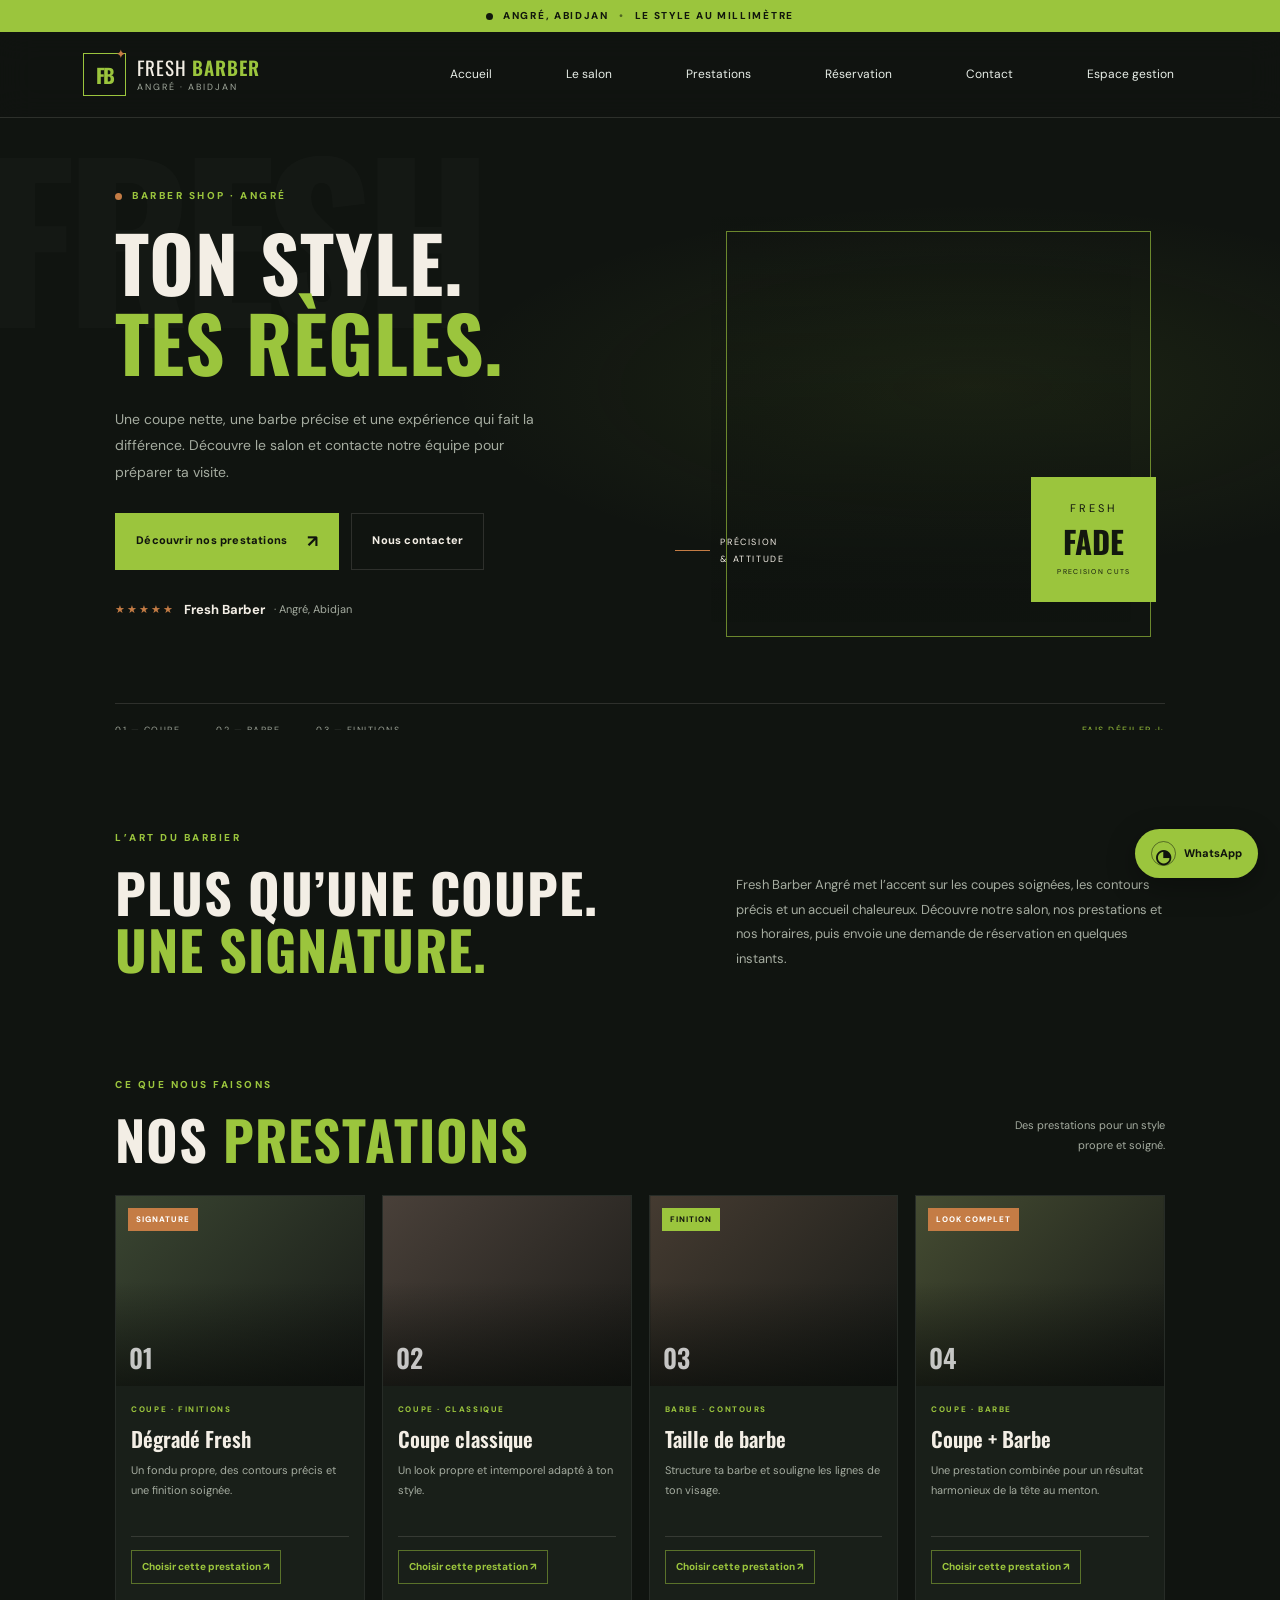
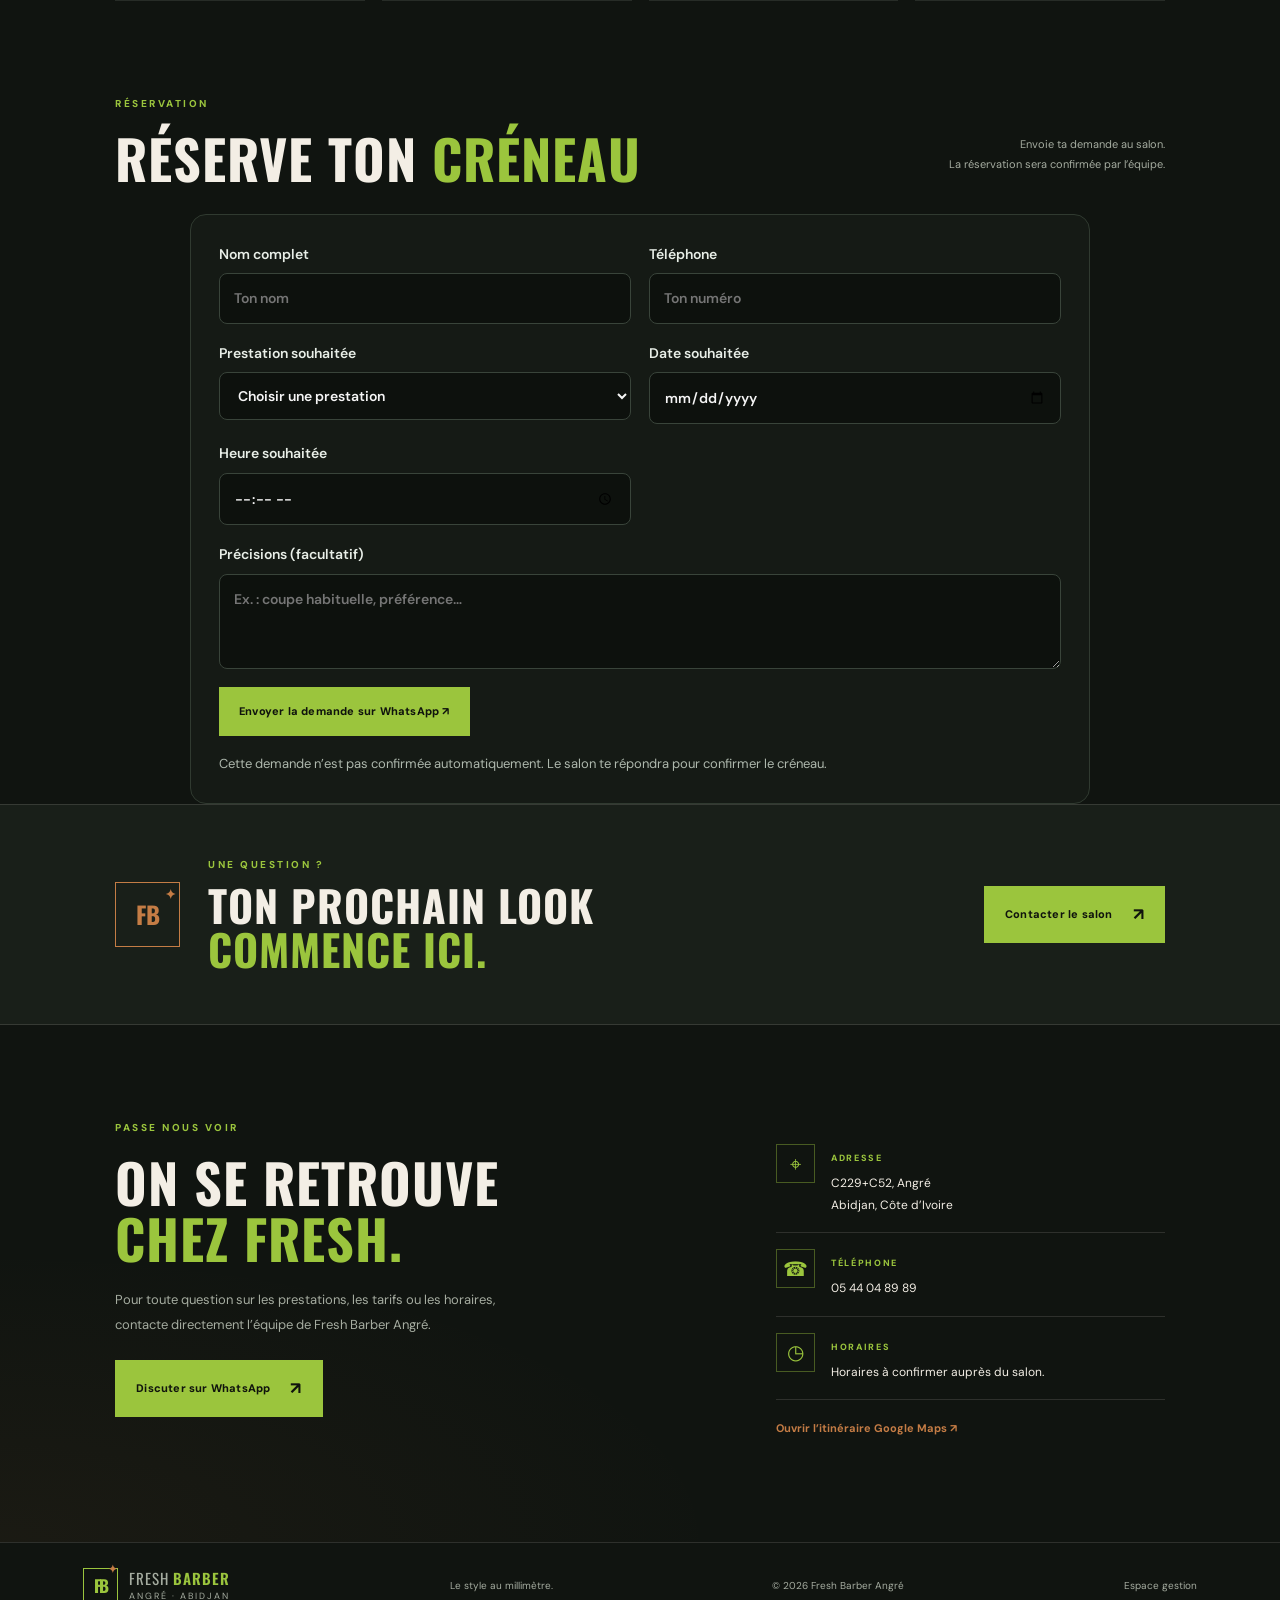
<file: index.html>
<!DOCTYPE html>
<html lang="fr">
    <head>
        <meta charset="UTF-8">
        <meta name="viewport" content="width=device-width, initial-scale=1.0">
        <meta name="theme-color" content="#101410">
        <meta name="description" content="Fresh Barber Angré — découvrez le salon, les prestations de coiffure homme et les informations pratiques à Abidjan.">
        <title>Fresh Barber Angré | Site vitrine</title>
        <link rel="preconnect" href="https://fonts.googleapis.com">
        <link rel="preconnect" href="https://fonts.gstatic.com" crossorigin>
        <link href="https://fonts.googleapis.com/css2?family=DM+Sans:wght@400;500;600;700&family=Oswald:wght@500;600;700&display=swap" rel="stylesheet">
        <link rel="stylesheet" href="style.css">
    </head>

<body>
    <div class="topline">
        <span class="status-dot">

        </span> ANGRÉ, ABIDJAN <span class="topline-sep">•</span> LE STYLE AU MILLIMÈTRE
    </div>

<header class="header">
    <a class="brand" href="#accueil" aria-label="Fresh Barber, accueil">
        <span class="brand-mark">FB<span>✦</span></span><span class="brand-name">FRESH <b>BARBER</b><small>ANGRÉ · ABIDJAN</small></span></a><button class="menu-toggle" id="menuToggle" aria-label="Ouvrir le menu" aria-expanded="false"><span></span><span></span><span></span></button><nav class="nav" id="mainNav"><a href="#accueil">Accueil</a><a href="#apropos">Le salon</a><a href="#prestations">Prestations</a><a href="#reservation">Réservation</a><a href="#contact">Contact</a><a class="nav-action" href="dashboard.html">Espace gestion</a></nav></header>
<main><section class="hero" id="accueil"><div class="hero-content"><p class="eyebrow"><span></span> BARBER SHOP · ANGRÉ</p><h1>TON STYLE.<br><em>TES RÈGLES.</em></h1><p class="hero-text">Une coupe nette, une barbe précise et une expérience qui fait la différence. Découvre le salon et contacte notre équipe pour préparer ta visite.</p><div class="hero-buttons"><a class="btn btn-primary" href="#prestations">Découvrir nos prestations <span>↗</span></a><a class="btn btn-outline" href="#contact">Nous contacter</a></div><div class="hero-proof"><div class="stars">★★★★★</div><strong>Fresh Barber</strong><span>· Angré, Abidjan</span></div></div><div class="hero-visual"><div class="hero-image"></div><div class="image-stamp"><span>FRESH</span><b>FADE</b><small>PRECISION CUTS</small></div><div class="hero-note"><span class="note-line"></span><span>PRÉCISION<br>& ATTITUDE</span></div></div><div class="hero-bottom"><span>01 — COUPE</span><span>02 — BARBE</span><span>03 — FINITIONS</span><span class="scroll-note">FAIS DÉFILER ↓</span></div></section>
<section class="intro section-wrap" id="apropos"><div><p class="eyebrow">L’ART DU BARBIER</p><h2>PLUS QU’UNE COUPE.<br><em>UNE SIGNATURE.</em></h2></div><p class="intro-copy">Fresh Barber Angré met l’accent sur les coupes soignées, les contours précis et un accueil chaleureux. Découvre notre salon, nos prestations et nos horaires, puis envoie une demande de réservation en quelques instants.</p></section>
<section class="services section-wrap" id="prestations"><div class="section-heading"><div><p class="eyebrow">CE QUE NOUS FAISONS</p><h2>NOS <em>PRESTATIONS</em></h2></div><p class="section-hint">Des prestations pour un style<br>propre et soigné.</p></div><div class="product-grid" id="serviceGrid">
<article class="product-card" data-service="fade"><div class="product-photo photo-fade"><span class="product-tag">SIGNATURE</span><span class="photo-number">01</span></div><div class="product-info"><div class="product-type">COUPE · FINITIONS</div><h3 data-name="fade">Dégradé Fresh</h3><p>Un fondu propre, des contours précis et une finition soignée.</p><div class="product-bottom"><a class="add-btn service-contact" href="#reservation">Choisir cette prestation ↗</a></div></div></article>
<article class="product-card" data-service="classic"><div class="product-photo photo-classic"><span class="photo-number">02</span></div><div class="product-info"><div class="product-type">COUPE · CLASSIQUE</div><h3 data-name="classic">Coupe classique</h3><p>Un look propre et intemporel adapté à ton style.</p><div class="product-bottom"><a class="add-btn service-contact" href="#reservation">Choisir cette prestation ↗</a></div></div></article>
<article class="product-card" data-service="beard"><div class="product-photo photo-beard"><span class="product-tag tag-green">FINITION</span><span class="photo-number">03</span></div><div class="product-info"><div class="product-type">BARBE · CONTOURS</div><h3 data-name="beard">Taille de barbe</h3><p>Structure ta barbe et souligne les lignes de ton visage.</p><div class="product-bottom"><a class="add-btn service-contact" href="#reservation">Choisir cette prestation ↗</a></div></div></article>
<article class="product-card" data-service="combo"><div class="product-photo photo-combo"><span class="product-tag">LOOK COMPLET</span><span class="photo-number">04</span></div><div class="product-info"><div class="product-type">COUPE · BARBE</div><h3 data-name="combo">Coupe + Barbe</h3><p>Une prestation combinée pour un résultat harmonieux de la tête au menton.</p><div class="product-bottom"><a class="add-btn service-contact" href="#reservation">Choisir cette prestation ↗</a></div></div></article></div></section>
<section class="reservation section-wrap" id="reservation"><div class="section-heading"><div><p class="eyebrow">RÉSERVATION</p><h2>RÉSERVE TON <em>CRÉNEAU</em></h2></div><p class="section-hint">Envoie ta demande au salon.<br>La réservation sera confirmée par l’équipe.</p></div><form class="reservation-form" id="reservationForm"><label>Nom complet<input name="clientName" autocomplete="name" required placeholder="Ton nom"></label><label>Téléphone<input name="clientPhone" type="tel" autocomplete="tel" required placeholder="Ton numéro"></label><label>Prestation souhaitée<select name="service" required><option value="">Choisir une prestation</option><option>Dégradé Fresh</option><option>Coupe classique</option><option>Taille de barbe</option><option>Coupe + Barbe</option><option>Autre / conseil</option></select></label><label>Date souhaitée<input name="date" type="date" required></label><label>Heure souhaitée<input name="time" type="time" required></label><label class="reservation-message">Précisions (facultatif)<textarea name="message" rows="3" placeholder="Ex. : coupe habituelle, préférence…"></textarea></label><button class="btn btn-primary" type="submit">Envoyer la demande sur WhatsApp ↗</button><p class="reservation-note" id="reservationFeedback" role="status">Cette demande n’est pas confirmée automatiquement. Le salon te répondra pour confirmer le créneau.</p></form></section>
<section class="booking"><div class="booking-mark">FB<span>✦</span></div><div><p class="eyebrow">UNE QUESTION ?</p><h2>TON PROCHAIN LOOK<br><em>COMMENCE ICI.</em></h2></div><a class="btn btn-primary" href="#contact">Contacter le salon <span>↗</span></a></section>
<section class="contact section-wrap" id="contact"><div class="contact-main"><p class="eyebrow">PASSE NOUS VOIR</p><h2>ON SE RETROUVE<br><em>CHEZ FRESH.</em></h2><p class="contact-copy">Pour toute question sur les prestations, les tarifs ou les horaires, contacte directement l’équipe de Fresh Barber Angré.</p><a class="btn btn-primary" id="whatsappMain" href="https://wa.me/225544048989" target="_blank" rel="noopener">Discuter sur WhatsApp <span>↗</span></a></div><div class="contact-details"><div class="detail"><span class="detail-icon">⌖</span><div><small>ADRESSE</small><p data-contact="address">C229+C52, Angré<br>Abidjan, Côte d’Ivoire</p></div></div><div class="detail"><span class="detail-icon">☎</span><div><small>TÉLÉPHONE</small><p data-contact="phoneDisplay">05 44 04 89 89</p></div></div><div class="detail"><span class="detail-icon">◷</span><div><small>HORAIRES</small><p data-contact="hours">Horaires à confirmer auprès du salon.</p></div></div><a class="map-link" href="https://www.google.com/maps/search/?api=1&query=Fresh+Barber+Angr%C3%A9+Abidjan" target="_blank" rel="noopener">Ouvrir l’itinéraire Google Maps ↗</a></div></section></main>
<footer class="footer"><a class="brand footer-brand" href="#accueil"><span class="brand-mark">FB<span>✦</span></span><span class="brand-name">FRESH <b>BARBER</b><small>ANGRÉ · ABIDJAN</small></span></a><p>Le style au millimètre.</p><span>© <span id="year"></span> Fresh Barber Angré</span><a href="dashboard.html" class="dashboard-footer-link">Espace gestion</a></footer><a class="whatsapp-float" id="whatsappFloat" href="https://wa.me/225544048989" target="_blank" rel="noopener" aria-label="Contacter Fresh Barber sur WhatsApp"><span class="wa-icon">◔</span><span>WhatsApp</span></a><script src="site-settings.js"></script><script src="script.js"></script></body></html>
</file>
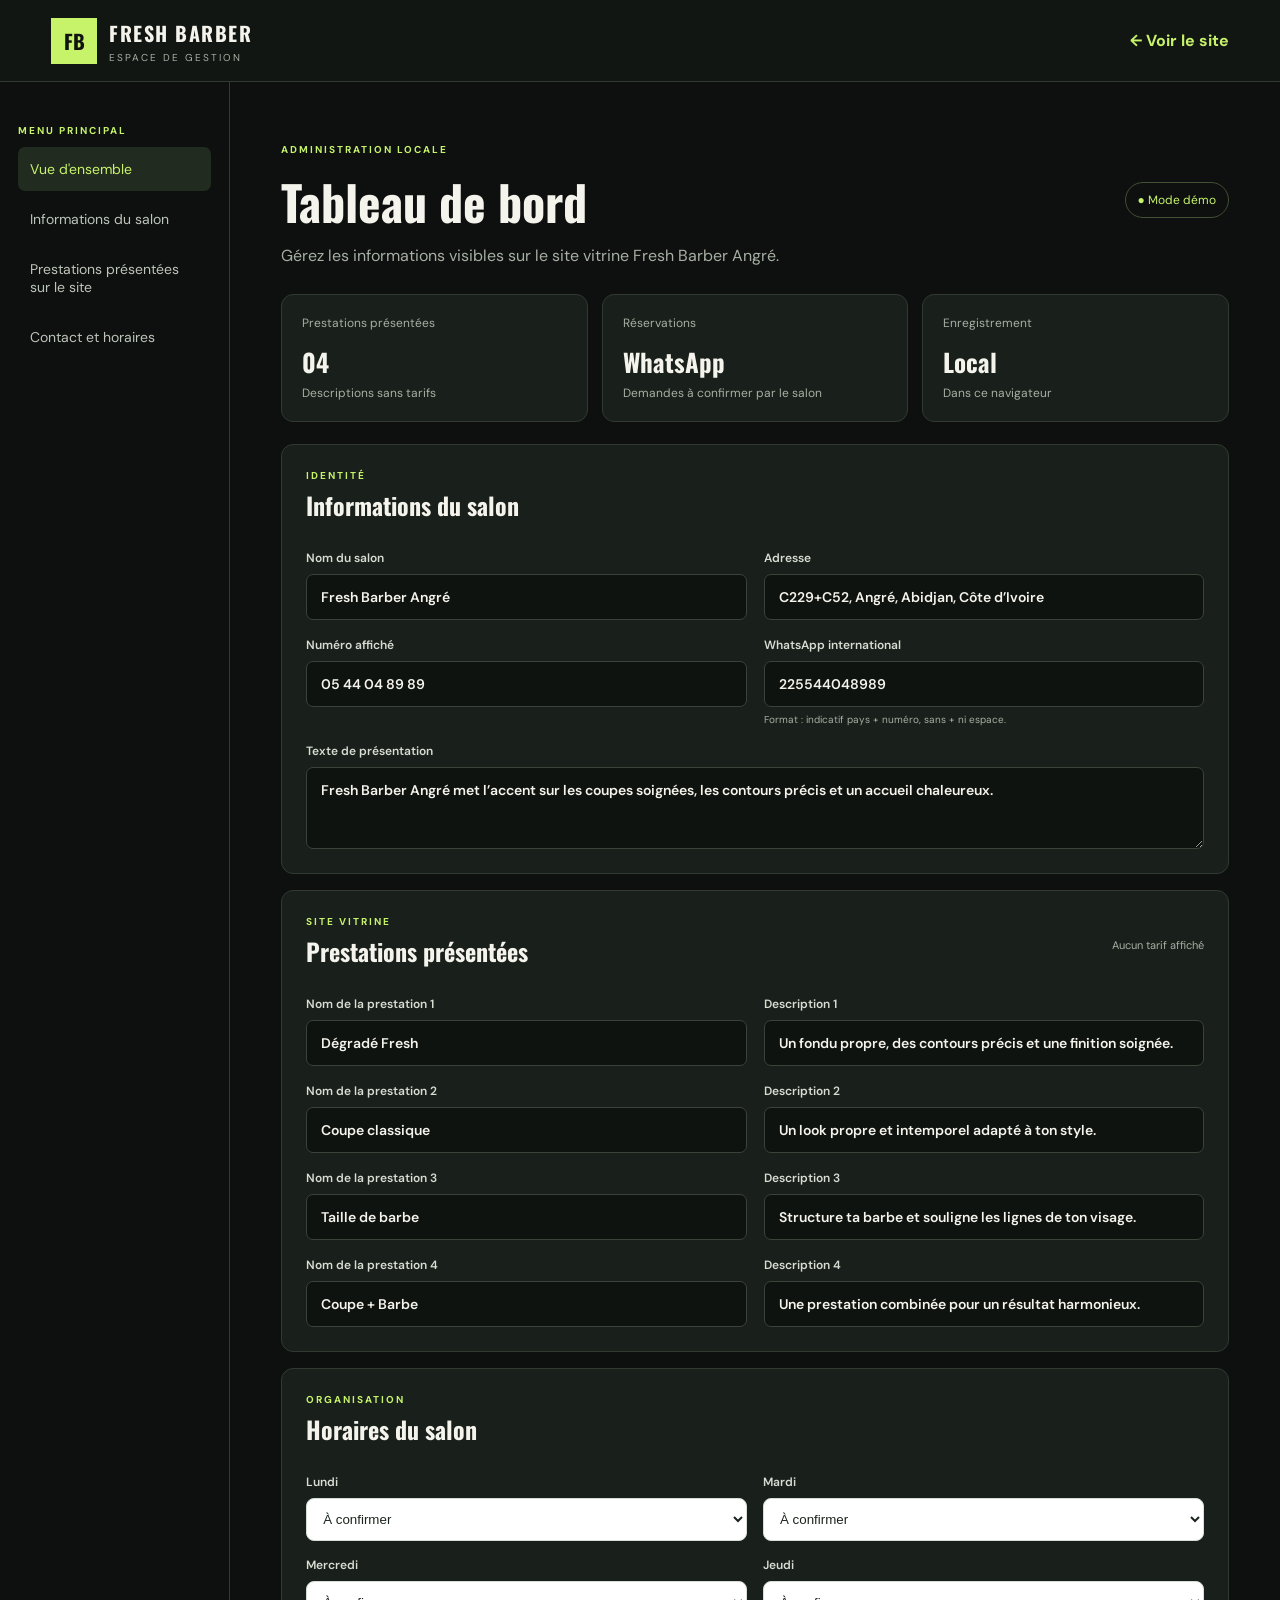
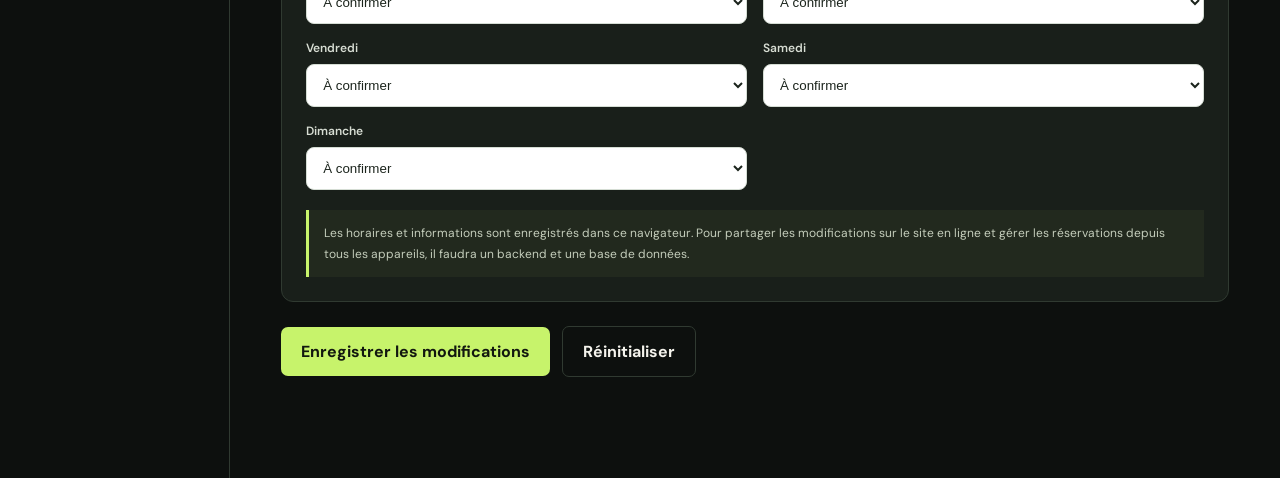
<file: dashboard.html>
<!DOCTYPE html>
<html lang="fr"><head><meta charset="UTF-8"><meta name="viewport" content="width=device-width, initial-scale=1"><meta name="theme-color" content="#101410"><title>Tableau de bord | Fresh Barber Angré</title><link rel="preconnect" href="https://fonts.googleapis.com"><link rel="preconnect" href="https://fonts.gstatic.com" crossorigin><link href="https://fonts.googleapis.com/css2?family=DM+Sans:wght@400;500;600;700&family=Oswald:wght@500;600;700&display=swap" rel="stylesheet"><link rel="stylesheet" href="dashboard.css"></head>
<body><header class="top"><a class="brand" href="index.html"><span class="mark">FB</span><span><b>FRESH BARBER</b><small>ESPACE DE GESTION</small></span></a><a class="back" href="index.html">← Voir le site</a></header>
<main class="layout"><aside class="sidebar"><p class="eyebrow">MENU PRINCIPAL</p><a class="active" href="#overview">Vue d'ensemble</a><a href="#business">Informations du salon</a><a href="#services">Prestations présentées sur le site</a><a href="#contact">Contact et horaires</a></aside>
<section class="content"><div class="heading"><div><p class="eyebrow">ADMINISTRATION LOCALE</p><h1>Tableau de bord</h1><p>Gérez les informations visibles sur le site vitrine Fresh Barber Angré.</p></div><span class="status">● Mode démo</span></div>
<div class="stats" id="overview"><article><span>Prestations présentées</span><strong>04</strong><small>Descriptions sans tarifs</small></article><article><span>Réservations</span><strong>WhatsApp</strong><small>Demandes à confirmer par le salon</small></article><article><span>Enregistrement</span><strong>Local</strong><small>Dans ce navigateur</small></article></div>
<form id="settingsForm"><section class="panel" id="business"><div class="panel-title"><div><p class="eyebrow">IDENTITÉ</p><h2>Informations du salon</h2></div></div><div class="fields"><label>Nom du salon<input name="businessName" value="Fresh Barber Angré" required></label><label>Adresse<input name="address" value="C229+C52, Angré, Abidjan, Côte d’Ivoire" required></label><label>Numéro affiché<input name="phoneDisplay" value="05 44 04 89 89" required></label><label>WhatsApp international<input name="whatsapp" value="225544048989" required><small>Format : indicatif pays + numéro, sans + ni espace.</small></label></div><label class="full">Texte de présentation<textarea name="contactText" rows="3">Fresh Barber Angré met l’accent sur les coupes soignées, les contours précis et un accueil chaleureux.</textarea></label></section>
<section class="panel" id="services"><div class="panel-title"><div><p class="eyebrow">SITE VITRINE</p><h2>Prestations présentées</h2></div><span class="muted">Aucun tarif affiché</span></div><div class="service-fields"><label>Nom de la prestation 1<input name="fadeName" value="Dégradé Fresh" required></label><label>Description 1<input name="fadeDescription" value="Un fondu propre, des contours précis et une finition soignée." required></label><label>Nom de la prestation 2<input name="classicName" value="Coupe classique" required></label><label>Description 2<input name="classicDescription" value="Un look propre et intemporel adapté à ton style." required></label><label>Nom de la prestation 3<input name="beardName" value="Taille de barbe" required></label><label>Description 3<input name="beardDescription" value="Structure ta barbe et souligne les lignes de ton visage." required></label><label>Nom de la prestation 4<input name="comboName" value="Coupe + Barbe" required></label><label>Description 4<input name="comboDescription" value="Une prestation combinée pour un résultat harmonieux." required></label></div></section>
<section class="panel" id="contact"><div class="panel-title"><div><p class="eyebrow">ORGANISATION</p><h2>Horaires du salon</h2></div></div><div class="hours-fields"><label>Lundi<select name="hours_monday"><option value="Fermé">Fermé</option><option value="09:00–18:00">09:00–18:00</option><option value="09:00–20:00">09:00–20:00</option><option value="10:00–20:00">10:00–20:00</option><option value="10:00–22:00">10:00–22:00</option><option value="08:00–19:00">08:00–19:00</option><option value="À confirmer">À confirmer</option></select></label><label>Mardi<select name="hours_tuesday"><option value="Fermé">Fermé</option><option value="09:00–18:00">09:00–18:00</option><option value="09:00–20:00">09:00–20:00</option><option value="10:00–20:00">10:00–20:00</option><option value="10:00–22:00">10:00–22:00</option><option value="08:00–19:00">08:00–19:00</option><option value="À confirmer">À confirmer</option></select></label><label>Mercredi<select name="hours_wednesday"><option value="Fermé">Fermé</option><option value="09:00–18:00">09:00–18:00</option><option value="09:00–20:00">09:00–20:00</option><option value="10:00–20:00">10:00–20:00</option><option value="10:00–22:00">10:00–22:00</option><option value="08:00–19:00">08:00–19:00</option><option value="À confirmer">À confirmer</option></select></label><label>Jeudi<select name="hours_thursday"><option value="Fermé">Fermé</option><option value="09:00–18:00">09:00–18:00</option><option value="09:00–20:00">09:00–20:00</option><option value="10:00–20:00">10:00–20:00</option><option value="10:00–22:00">10:00–22:00</option><option value="08:00–19:00">08:00–19:00</option><option value="À confirmer">À confirmer</option></select></label><label>Vendredi<select name="hours_friday"><option value="Fermé">Fermé</option><option value="09:00–18:00">09:00–18:00</option><option value="09:00–20:00">09:00–20:00</option><option value="10:00–20:00">10:00–20:00</option><option value="10:00–22:00">10:00–22:00</option><option value="08:00–19:00">08:00–19:00</option><option value="À confirmer">À confirmer</option></select></label><label>Samedi<select name="hours_saturday"><option value="Fermé">Fermé</option><option value="09:00–18:00">09:00–18:00</option><option value="09:00–20:00">09:00–20:00</option><option value="10:00–20:00">10:00–20:00</option><option value="10:00–22:00">10:00–22:00</option><option value="08:00–19:00">08:00–19:00</option><option value="À confirmer">À confirmer</option></select></label><label>Dimanche<select name="hours_sunday"><option value="Fermé">Fermé</option><option value="09:00–18:00">09:00–18:00</option><option value="09:00–20:00">09:00–20:00</option><option value="10:00–20:00">10:00–20:00</option><option value="10:00–22:00">10:00–22:00</option><option value="08:00–19:00">08:00–19:00</option><option value="À confirmer">À confirmer</option></select></label></div><p class="notice">Les horaires et informations sont enregistrés dans ce navigateur. Pour partager les modifications sur le site en ligne et gérer les réservations depuis tous les appareils, il faudra un backend et une base de données.</p></section>
<div class="actions"><button class="save" type="submit">Enregistrer les modifications</button><button class="reset" type="button" id="resetBtn">Réinitialiser</button><span id="feedback" role="status"></span></div></form>
</section></main><script src="dashboard.js"></script></body></html>
</file>
<file: style.css>
:root {
    --bg:#101410;
    --surface:#191f19;
    --surface2:#222a21;
    --green:#9bc53d;
    --green2:#c1e36b;
    --fawn:#c47c45;
    --cream:#f3eee5;
    --muted:#a5aca0;
    --line:rgba(243,238,229,.13);
    --font:'DM Sans',sans-serif;
    --display:'Oswald',sans-serif
}


* {
    box-sizing:border-box
}

html {
    scroll-behavior:smooth;
    scroll-padding-top:90px
}

body{
    margin:0;background:var(--bg);
    color:var(--cream);
    font-family:var(--font);
    font-size:15px;line-height:1.6
}

body.panel-open{
    overflow:hidden
}

a {
    color:inherit;
    text-decoration:none
}

button,input,select,textarea {
    font:inherit
}

button {
    cursor:pointer
}
.topline {
    height:32px;
    background:var(--green);color:#11170c;
    display:flex;
    align-items:center;
    justify-content:center;
    gap:10px;
    font-size:10px;
    font-weight:800;
    letter-spacing:1.7px
}
.status-dot,.eyebrow span {
    width:7px;
    height:7px;
    background:var(--fawn);
    border-radius:50%;
    display:inline-block
}
.topline .status-dot {
    background:#11170c
}
.topline-sep {
    opacity:.55

}
.header {
    height:86px;
    padding:0 6.5%;
    display:flex;
    align-items:center;
    justify-content:space-between;
    border-bottom:1px solid var(--line);
    position:sticky;top:0;
    z-index:20;
    background:rgba(16,20,16,.94);
    backdrop-filter:blur(16px)
}
.brand {
    display:flex;
    align-items:center;
    gap:11px
}
.brand-mark {width:43px;
    height:43px;
    display:grid;
    place-items:center;
    position:relative;
    border:1px solid var(--green);
    font-family:var(--display);
    font-size:20px;
    font-weight:700;
    color:var(--green);
    letter-spacing:-2px
}
.brand-mark span {
    position:absolute;
    font-family:var(--font);
    font-size:11px;
    right:2px;top:-8px;
    color:var(--fawn)
}
.brand-name {
    font-family:var(--display);
    font-size:19px;
    letter-spacing:1px;
    line-height:1.1
}
.brand-name b {
    color:var(--green);
    font-weight:600
}
.brand-name small {
    display:block;
    font-family:var(--font);
    font-size:9px;
    letter-spacing:2px;
    color:var(--muted);
    margin-top:5px
}
.nav {
    display:flex;
    align-items:center;
    gap:28px
}
.nav>a {
    font-size:12px;
    color:#d0d4ca;
    transition:color .2s
}
.nav>a:hover {
    color:var(--green)
}
.nav-action {
    background:transparent;
    border:0;
    color:var(--cream);
    font-size:12px;
    display:flex;
    align-items:center;
    gap:7px
}
.count {
    display:inline-grid;
    place-items:center;
    min-width:21px;
    height:21px;
    border-radius:50%;
    background:var(--green);color:#12170d;
    font-weight:800;
    font-size:10px;
    padding:0 5px
}
.menu-toggle {
    display:none
}
.hero {
    min-height:610px;
    padding:70px 9% 0;
    display:grid;
    grid-template-columns:1fr .88fr;
    align-items:center;
    gap:5%;
    position:relative;
    overflow:hidden;
    background:radial-gradient(ellipse at 76% 44%,rgba(155,197,61,.09),transparent 38%),var(--bg)
}
.hero:before {
    content:"FRESH";
    position:absolute;
    left:-15px;
    top:10px;
    font:700 210px/1 var(--display);
    letter-spacing:-10px;
    color:rgba(255,255,255,.018);
    pointer-events:none
}
.hero-content {
    padding-bottom:55px;
    position:relative;
    z-index:2
}
.eyebrow {
    font-size:10px;
    letter-spacing:2.5px;
    font-weight:800;
    color:var(--green);
    margin:0 0 18px;
    display:flex;
    align-items:center;
    gap:10px
}
.hero h1,.section-wrap h2,.booking h2,.contact h2,.order-modal h2 {
    font-family:var(--display);
    font-weight:700;
    line-height:1.04;
    letter-spacing:1px;
    margin:0;
    font-size:clamp(46px,6vw,78px)
}
h1 em,h2 em {
    font-style:normal;
    color:var(--green)
}
.hero-text {
    max-width:430px;
    color:var(--muted);
    font-size:14px;
    line-height:1.9;
    margin:24px 0 27px
}
.hero-buttons {
    display:flex;
    flex-wrap:wrap;
    gap:12px
}
.btn {display:inline-flex;
    align-items:center;
    justify-content:center;
    gap:20px;
    padding:14px 20px;
    min-height:49px;
    font-size:11px;
    font-weight:800;
    letter-spacing:.2px;
    border:1px solid transparent;
    transition:transform .2s,background .2s;
    color:#11170c
}
.btn:hover {
    transform:translateY(-2px)
}
.btn-primary {
    background:var(--green);
    color:#10140d 
}
.btn-primary:hover {
    background:var(--green2)
}
.btn-primary span {
    font-size:17px
}
.btn-outline {
    border-color:var(--line);
    color:var(--cream);
    background:transparent 
}
.btn-outline:hover{
    border-color:var(--green)
}

.hero-proof {
    display:flex;
    align-items:center;
    gap:9px;
    margin-top:30px;
    font-size:11px
}


.hero-proof .stars {
    color:var(--fawn);
    letter-spacing:2px


}


.hero-proof strong {
    font-size:13px
}


.hero-proof span {
    color:var(--muted)
}


.hero-visual {
    height:430px;
    position:relative;
    max-width:440px;
    width:100%;
    justify-self:center
}

.hero-image {position:absolute;
    inset:0 20px 25px 0;
    background:linear-gradient(180deg,rgba(12,18,12,.05),rgba(12,18,12,.4)),url('https://images.unsplash.com/photo-1503951914875-452162b0f3f1?auto=format&fit=crop&w=1000&q=85') center/cover;
    border-radius:2px;
    filter:saturate(.72)
}


.hero-visual:after {
    content:"";
    position:absolute;
    inset:14px 0 10px 15px;
    border:1px solid rgba(155,197,61,.65);
    pointer-events:none
}


.image-stamp {
    position:absolute;
    right:-5px;
    bottom:45px;
    background:var(--green);
    color:#13180f;
    width:125px;
    height:125px;
    display:flex;
    flex-direction:column;
    align-items:center;
    justify-content:center;
    line-height:1
}

.image-stamp span {
    font-size:11px;
    letter-spacing:3px
}

.image-stamp b {
    font:700 31px var(--display);
    margin:4px 0 
}

.image-stamp small {
    font-size:7px;
    letter-spacing:
    1.3px
}

.hero-note {
    position:absolute;
    left:-36px;
    bottom:80px;
    display:flex;
    align-items:center;
    gap:10px;font-size:9px;
    letter-spacing:1.6px;
    line-height:1.8;
    color:var(--cream)
}

.note-line {
    width:35px;
    height:1px;
    background:var(--fawn)
}

.hero-bottom {
    grid-column:1/-1;
    border-top:1px solid var(--line);
    height:55px;
    display:flex;
    align-items:center;
    gap:36px;
    font-size:9px;
    letter-spacing:1.5px;
    color:#9ca397
}

.scroll-note {
    margin-left:auto;
    color:var(--green)
}

.section-wrap {
    padding-left:9%;
    padding-right:9%
}


.intro {
    padding-top:100px;
    padding-bottom:70px;
    display:grid;
    grid-template-columns:1fr .8fr;
    gap:8%;
    align-items:end
}

.section-wrap h2,.booking h2,.contact h2 {
    font-size:clamp(35px,4.3vw,54px)
}

.intro-copy

{
    color:var(--muted);
    font-size:13px;
    line-height:1.9;
    max-width:450px;
    margin:0 0 5px
}

.services

{
    
    padding-top:30px;
    padding-bottom:95px 
}

.section-heading {
    display:flex;
    align-items:end;
    justify-content:space-between;
    margin-bottom:28px
}

.section-hint {
    font-size:11px;
    color:var(--muted);
    line-height:1.8;
    text-align:right
}

.product-grid {
    display:grid;
    grid-template-columns:repeat(4,minmax(0,1fr));
    gap:17px
}

.product-card {
    background:var(--surface);
    border:1px solid rgba(255,255,255,.06);
    min-width:0;
    transition:transform .25s,border-color .25s
}


.product-card:hover {
    transform:translateY(-5px);
    border-color:rgba(155,197,61,.4)
}

.product-photo {
    height:190px;
    position:relative;
    background-size:cover;
    background-position:center;
    overflow:hidden 
}


.product-photo:after {
    content:"";
    position:absolute;
    inset:0;
    background:linear-gradient(0deg,rgba(8,11,8,.68),transparent 55%);
    pointer-events:none
}

.photo-fade {
    background-image:url('https://images.unsplash.com/photo-1621605815971-fbc98d665033?auto=format&fit=crop&w=700&q=80'),linear-gradient(135deg,#3a4531,#171a17)
}

.photo-classic {
    background-image:url('https://images.unsplash.com/photo-1599351431202-1e0f0137899a?auto=format&fit=crop&w=700&q=80'),linear-gradient(135deg,#494039,#1b1b18)
}

.photo-beard {
    background-image:url('https://images.unsplash.com/photo-1622286342621-4bd786c2447c?auto=format&fit=crop&w=700&q=80'),linear-gradient(135deg,#453b31,#171a17)
}

.photo-combo {
    background-image:url('https://images.unsplash.com/photo-1512690459411-b9245aed614b?auto=format&fit=crop&w=700&q=80'),linear-gradient(135deg,#454c32,#171a17)
}
.product-tag {
    position:absolute;
    top:12px;left:12px;
    z-index:1;
    background:var(--fawn);
    color:#fff;
    font-size:8px;
    font-weight:800;
    letter-spacing:1px;
    padding:5px 8px 
}

.tag-green {
    background:var(--green);
    color:#10140d
}

.heart-btn {
    position:absolute;
    right:10px;
    top:9px;
    z-index:2;
    width:32px;
    height:32px;
    border:1px solid rgba(255,255,255,.4);
    background:rgba(12,15,12,.5);
    color:#fff;font-size:22px;
    line-height:1;
    border-radius:50%;
    display:grid;
    place-items:center
}

.heart-btn.active {
    background:var(--green);
    border-color:var(--green);
    color:#12170d
}

.photo-number {
    position:absolute;
    bottom:9px;
    left:13px;
    z-index:1;
    font:600 26px var(--display);
    color:rgba(255,255,255,.75)
}

.product-info {
    padding:17px 15px 16px 
}

.product-type {
    font-size:8px;
    color:var(--green);
    letter-spacing:1.6px;
    font-weight:800
}

.product-info h3 {
    font:600 21px var(--display);
    margin:7px 0
}

.product-info p {
    color:var(--muted);
    font-size:11px;
    line-height:1.8;
    min-height:60px;
    margin:0 0 15px
}

.product-bottom {
    display:flex;
    align-items:center;
    justify-content:space-between;
    gap:6px;border-top:1px solid var(--line);
    padding-top:13px
}

.product-bottom strong {
    font:600 18px var(--display);white-space:nowrap
}
.product-bottom strong small {
    font:700 8px var(--font);color:var(--muted)

}

.add-btn {
    border:1px solid rgba(155,197,61,.5);
    background:transparent;
    color:var(--green);
    padding:8px 10px;
    font-size:10px;
    font-weight:800;
    white-space:nowrap
}

.add-btn:hover {
    background:var(--green);
    color:#10140d
}

.price-note {
    color:#899084;
    font-size:10px;
    margin-top:18px
}

.booking {
    padding:52px 9%;
    background:var(--surface);
    border-top:1px solid var(--line);
    border-bottom:1px solid var(--line);
    display:flex;align-items:center;
    gap:28px
}
.booking-mark {
    height:65px;
    width:65px;
    flex-shrink:0;
    display:grid;
    place-items:center;
    border:1px solid var(--fawn);
    font:700 24px var(--display);
    color:var(--fawn);
    position:relative
}

.booking-mark span {
    position:absolute;
    right:3px;
    top:0;
    font-size:13px
}

.booking .eyebrow {
     margin-bottom:10px
    }
.booking h2 {
    font-size:clamp(28px,3.5vw,43px)
}

.booking .btn {
    margin-left:auto;white-space:nowrap
}

.contact {
    padding-top:95px;
    padding-bottom:95px;
    display:grid;
    grid-template-columns:1fr .7fr;
    gap:10%;
    background:radial-gradient(ellipse at 0 100%,rgba(196,124,69,.06),transparent 40%)
}
.contact-copy {
    max-width:410px;
    color:var(--muted);
    font-size:13px;
    line-height:1.9;
    margin:22px 0
}
.contact-details {
    padding:8px 0
}

.detail {
    display:flex;
    gap:16px;
    padding:16px 0;
    border-bottom:1px solid var(--line) 
}

.detail-icon {
    display:grid;
    place-items:center;
    width:39px;
    height:39px;
    border:1px solid rgba(155,197,61,.4);
    color:var(--green);
    font-size:20px;
    flex-shrink:0
}

.detail small{
    font-size:9px;
    letter-spacing:1.7px;
    color:var(--green);
    font-weight:800
}
.detail p {
    font-size:12px;
    line-height:1.8;
    margin:5px 0 0;
    color:var(--cream)
}
.map-link {
    display:inline-block;
    color:var(--fawn);
    font-size:11px;
    font-weight:700;
    margin-top:20px
}

.footer {
    border-top:1px solid var(--line);
    padding:25px 6.5%;display:flex;
    align-items:center;justify-content:space-between;color:var(--muted);
    font-size:10px
}

.footer-brand .brand-mark {
    width:35px;
    height:35px;
    font-size:17px
}

.footer-brand .brand-name {
    font-size:15px
}

.footer p {
    margin:0
}
.whatsapp-float {
    position:fixed;
    z-index:15;
    right:22px;
    bottom:22px;
    background:var(--green);
    color:#10140d;
    display:flex;
    align-items:center;
    gap:8px;
    padding:12px 16px;
    border-radius:40px;
    font-size:11px;
    font-weight:800;
    box-shadow:0 8px 30px rgba(0,0,0,.3);
    transition:transform .2s
}

.whatsapp-float:hover {
    transform:translateY(-3px)
}

.wa-icon {
    font-size:19px;
    border:1px solid rgba(16,20,13,.5);
    border-radius:50%;width:25px;
    height:25px;
    display:grid;
    place-items:center
}
.overlay {
    position:fixed;
    inset:0;
    z-index:39;
    background:rgba(0,0,0,.68);
    backdrop-filter:blur(3px)
}

.side-panel {
    position:fixed;
    right:0;
    top:0;
    bottom:0;
    width:min(440px,100%);
    z-index:40;
    background:#151a14;
    border-left:1px solid var(--line);
    display:flex;
    flex-direction:column;
    padding:26px;
    box-shadow:-15px 0 60px rgba(0,0,0,.25)
}
[hidden] {
    display:none!important
}

.panel-header {
    display:flex;
    align-items:center;
    justify-content:space-between;
    padding-bottom:22px;
    border-bottom:1px solid var(--line)
}

.panel-header .eyebrow {
    margin-bottom:7px
}
.panel-header h2 {
    font:600 27px var(--display);
    margin:0
}
.panel-header h2 span {
    font:400 13px var(--font);
    color:var(--muted)
}

.close-panel {
    background:transparent;
    color:var(--cream);
    border:1px solid var(--line);
    width:37px;height:37px;
    font-size:25px;
    line-height:1
}

.panel-items {
    overflow:auto
    ;flex:1;
    padding:12px 0
}

.empty-state {
    text-align:center;
    padding:60px 12px;
    color:var(--muted);
    font-size:13px
}

.empty-state strong {
    display:block;
    font:600 23px var(--display);
    color:var(--cream);
    margin-bottom:8px
}

.cart-item {
    display:grid;
    grid-template-columns:1fr auto;
    gap:10px;
    padding:16px 0;
    border-bottom:1px solid var(--line)
}

.cart-item h3 {
    font:600 19px var(--display);
    margin:0 0 3px
}

.cart-item p {
    font-size:11px;
    color:var(--muted);
    margin:0
}

.item-price {
    font-weight:800;
    font-size:12px;
    color:var(--green);
    white-space:nowrap
}

.item-controls{
    display:flex;
    align-items:center;
    gap:10px;
    margin-top:12px 
}
.qty-btn {
    width:26px;
    height:26px;
    border:1px solid var(--line);
    background:transparent;
    color:var(--cream)
}

.qty-value {
    font-size:12px;
    min-width:14px;
    text-align:center 
}

.remove-btn {
    margin-left:8px;
    background:transparent;
    border:0;
    color:var(--fawn);
    font-size:10px 
}
.panel-footer {
    border-top:1px solid var(--line);
    padding-top:20px
}

.total-row,.form-total {
    display:flex;
    justify-content:space-between;
    align-items:center;
    margin-bottom:18px;
    font-size:12px;
    color:var(--muted)
}

.total-row strong,.form-total strong {
    font:600 25px var(--display);
    color:var(--cream)
}

.full-btn {
    width:100%;
    border:0
}

.panel-small {
    font-size:10px;
    line-height:1.6;
    color:var(--muted);
    text-align:center;
    margin:12px 0 0
}
.modal-wrap {
    position:fixed;inset:0;
    z-index:50;
    background:rgba(0,0,0,.78);
    backdrop-filter:blur(5px);
    display:grid;
    place-items:center;
    padding:18px;
    overflow:auto
}

.order-modal {
    position:relative;
    background:#171d16;
    border:1px solid rgba(155,197,61,.25);
    width:min(520px,100%);
    max-height:calc(100vh - 36px);
    overflow:auto;
    padding:32px
}

.modal-close {
    position:absolute;
    right:18px;
    top:18px
}

.order-modal .eyebrow {
    padding-right:40px }
    .order-modal h2 {
        font-size:36px
    }
    .modal-intro {
        font-size:12px;
        color:var(--muted);
        line-height:1.8;
        margin:13px 0 23px
    }
    .order-modal form {
        display:grid;
        gap:8px }
        .order-modal label {
            font-size:10px; 
            font-weight:800;
            color:#d4d9cf;
            letter-spacing:.4px;
            margin-top:5px
        }
        .order-modal input,.order-modal select,.order-modal textarea {
            width:100%;
            background:#0e120e;
            border:1px solid var(--line);
            color:var(--cream);
            padding:12px;
            font-size:12px;
            border-radius:0;
            outline:none
        }
        
        .order-modal input:focus,.order-modal select:focus,.order-modal textarea:focus {
            border-color:var(--green)
        }
        
        .order-modal input::placeholder,.order-modal textarea::placeholder {
            color:#6e7669
        }
        
        .form-total
        {
            border-top:1px solid var(--line);
            padding-top:15px;
            margin:12px 0 5px
        }
        
        .toast {
            position:fixed;
            z-index:70;
            bottom:85px;
            left:50%;
            transform:translate(-50%,20px);
            opacity:0;
            pointer-events:none;
            background:var(--cream);
            color:#11170d;
            padding:12px 18px;
            font-size:12px;
            font-weight:800;
            box-shadow:0 8px 30px #0005;
            transition:opacity .2s,transform .2s;
            max-width:90vw;
            text-align:center
        }
        
        .toast.show {
            opacity:1;
            transform:translate(-50%,0)
        }
@media(max-width:1000px) {
    .header {
        padding:0 5%
    }
    .nav {
        gap:15px
    }
    .hero {
        padding-left:7%;
        padding-right:7%;
        gap:3%
    }
    .hero-visual {
        height:380px
    }
    .section-wrap {
        padding-left:7%;
        padding-right:7%
    }
    .product-grid {
        grid-template-columns:repeat(2,minmax(0,1fr));
        gap:18px
    }
    .product-photo {
        height:240px
    }
    .booking {
        padding-left:7%;padding-right:7%
    }
    .contact {
        gap:6%
    }}

@media(max-width:700px) {
    .topline {
        font-size:8px;letter-spacing:1.2px
    }
    .header {
        height:72px;
        padding:0 5%
    }
    .brand-mark {
        width:37px;
        height:37px;
        font-size:18px
    }
    .brand-name {
        font-size:16px
    }
    .menu-toggle {
        display:flex;
        flex-direction:column;
        justify-content:center;
        gap:5px;
        width:42px;
        height:42px;
        border:1px solid var(--line);
        background:transparent;padding:10px
    }
    .menu-toggle span {
        height:2px;
        width:100%;
        background:var(--green);
        transition:transform .2s
    }
    .menu-toggle[aria-expanded="true"] span:first-child {
        transform:translateY(7px) rotate(45deg)
    }
    .menu-toggle[aria-expanded="true"] span:nth-child(2) {
        opacity:0
    }
    .menu-toggle[aria-expanded="true"] span:last-child {
        transform:translateY(-7px) rotate(-45deg)
    }
                .nav {
                    position:absolute;
                    top:71px;
                    left:0;
                    right:0;
                    background:#141914;
                    border-bottom:1px solid var(--line);
                    padding:0 5%;
                    display:flex;
                    flex-direction:column;
                    align-items:stretch;
                    gap:0;
                    max-height:0;
                    overflow:hidden;
                    transition:max-height .3s ease
                }
                .nav.is-open {
                    max-height:380px;
                    padding-top:10px;
                    padding-bottom:15px
                }
                
                .nav>a,.nav-action {
                    padding:13px 3px;
                    border-bottom:1px solid var(--line);
                    font-size:13px;
                    justify-content:space-between 
                }
                
                .nav-action {
                    width:100%
                }
                .hero {
                    display:flex;
                    flex-direction:column;
                    align-items:stretch;
                    padding:52px 6% 0;
                    gap:20px
                }
                .hero:before {
                    font-size:125px;
                    top:20px
                }
                .hero-content {
                    padding-bottom:0
                }
                .hero h1 {
                    font-size:clamp(49px,14vw,74px)
                }
                .hero-text {
                    font-size:13px;
                    margin:19px 0 23px
                }
                .hero-buttons {
                    gap:9px
                }
                .hero-buttons .btn {
                    padding:12px 13px;gap:10px;
                    font-size:10px
                }
                .hero-proof {
                    margin-top:22px
                }
                .hero-visual {
                    height:300px;
                    width:92%;
                    margin:8px auto 25px
                }
                .hero-image {
                    inset:0 13px 18px 0
                }
                .image-stamp {
                    width:95px;
                    height:95px;
                    right:-10px;
                    bottom:28px }
                    .image-stamp b {
                        font-size:25px }
                        .hero-note {
                            left:-15px;
                            bottom:45px;
                            font-size:8px }
                            .hero-bottom {
                                gap:14px;
                                font-size:8px;
                                letter-spacing:.7px;
                                height:48px;
                                white-space:nowrap
                            }
                            .hero-bottom span:nth-child(3) {
                                display:none
                            }
                            .scroll-note {
                                margin-left:auto
                            }
                            .section-wrap {
                                padding-left:6%;
                                padding-right:6%
                            }
                            .intro {
                                padding-top:65px;
                                padding-bottom:45px;
                                display:block
                            }
                            .section-wrap h2,.contact h2 {
                                font-size:clamp(36px,10vw,49px)
                            }
                            .intro-copy {
                                margin-top:20px;font-size:12px 
                            }
                            .services {
                                padding-top:10px;
                                padding-bottom:65px
                            }
                            .section-heading 
                            {
                                align-items:start;
                                gap:10px
                            }
                            .section-hint {
                                font-size:9px
                            }
                            .section-hint br {
                                display:none
                            }
                            .product-grid {
                                gap:12px
                            }
                            .product-photo
                            {
                                height:170px
                            }
                            .product-info {
                                padding:13px 11px
                            }
                            .product-info h3
                            {
                                font-size:19px
                            }
                            .product-info p
                            {
                                font-size:10px;
                                min-height:72px
                            }
                            .product-bottom
                            {
                                align-items:flex-start;
                                flex-direction:column
                            }
                            .product-bottom strong
                            {
                                font-size:19px
                            }
                            .add-btn {
                                width:100%;padding:9px
                            }
                            .booking {
                                 padding:34px 6%;
                                 display:grid;
                                 grid-template-columns:
                                 52px 1fr;
                                 gap:15px
                                }
                                .booking-mark {
                                    width:50px;
                                    height:50px;
                                    font-size:19px
                                }
                                .booking h2
                                {
                                    font-size:clamp(25px,7vw,34px)
                                }
                                .booking .btn {
                                    grid-column:1/-1;
                                    width:100%;
                                    margin:4px 0 0
                                }
                                .contact {
                                    padding-top:65px;
                                    padding-bottom:65px;
                                    display:block
                                }
                                .contact-details
                                {
                                    margin-top:35px
                                }
                                .footer
                                {padding:22px 6%;
                                    flex-wrap:wrap;
                                    gap:15px
                                }
                                .footer p {
                                    display:none
                                }
                                .whatsapp-float {
                                    right:12px;
                                    bottom:12px;
                                    padding:
                                    10px 12px
                                }
                                .side-panel
                                {
                                    padding:20px
                                }
                                .order-modal
                                {
                                    padding:26px 20px
                                }
                                .order-modal h2 {
                                    font-size:32px
                                }}
@media(max-width:380px) {
.product-grid {
    grid-template-columns:1fr
}
.product-photo
{
    height:230px
}
.product-bottom {
    flex-direction:row;
    align-items:center
}
.product-info p {
    min-height:0
}
.hero-buttons {
    flex-direction:column;
    align-items:stretch
}

.hero-buttons .btn
{
    width:100%
}
.hero-bottom span:nth-child(2) {
    display:none
}
}
@media(prefers-reduced-motion:reduce) {
    *,*:before,*:after {
        scroll-behavior:auto!important;
        transition:none!important
    }}

/* Formulaire de demande de réservation — site vitrine */
.reservation-form {
    display:grid;
    grid-template-columns:repeat(2,minmax(0,1fr));
    gap:18px;
    max-width:900px;
    margin:28px auto 0;
    padding:28px;
    background:#151a15;
    border:1px solid #303a30;
    border-radius:16px
}
.reservation-form label {
    display:flex;
    flex-direction:column;
    gap:8px;
    color:#e8eee7;
    font-size:14px;
    font-weight:600
}
.reservation-form input,.reservation-form select,.reservation-form textarea {
    width:100%;
    padding:13px 14px;
    border:1px solid #39443a;
    border-radius:8px;
    background:#0d110d;
    color:#f5f5f5;
    font:inherit
}
.reservation-form input:focus,.reservation-form select:focus,.reservation-form textarea:focus
{
    outline:2px solid #9bd36b;outline-offset:1px
}
.reservation-form .reservation-message
{
    grid-column:1/-1
}
.reservation-form button {
    justify-self:start;
    border:0;
    cursor:pointer
}
.reservation-note {
    grid-column:1/-1;
    color:#aeb8ad;
    font-size:13px;
    line-height:1.6;
    margin:0
}

.detail [data-contact="hours"] {
    white-space:pre-line
}
.hours-fields {
    display:grid;
    grid-template-columns:
    repeat(2,minmax(0,1fr));
    gap:16px
}
.hours-fields label {
    display:flex;
    flex-direction:column;
    gap:8px;
    font-weight:600
}

.hours-fields select {
    padding:12px;
    border:1px solid #39443a;
    border-radius:8px;
    background:#101410;
    color:#f5f5f5
}
.service-fields label {
    min-width:0
}
.service-fields input {
    width:100%
}
@media(max-width:640px)
{
    .reservation-form,.hours-fields {
        grid-template-columns:1fr
    }
    .reservation-form .reservation-message,.reservation-note {
        grid-column:auto
    }
    .reservation-form {
        padding:18px
    }
    .reservation-form button {
        width:100%;
        justify-content:center
    
    
    }}

    
/* MENU ARRONDI — EFFET VERRE VERT */

.nav > a,
.nav .nav-action {
    display: inline-flex;
    align-items: center;
    justify-content: center;
    padding: 12px 22px;
    border: 1px solid transparent;
    border-radius: 50px;
    color: #e8eee8;
    background: transparent;
    transition: all 0.35s ease;
    -webkit-tap-highlight-color: transparent;
}

/* Effet au survol sur ordinateur */
@media (hover: hover) and (pointer: fine) {
    .nav > a:hover,
    .nav .nav-action:hover {
        color: #baffc2;
        background: rgba(65, 255, 112, 0.16);
        border-color: rgba(100, 255, 140, 0.5);
        backdrop-filter: blur(14px);
        -webkit-backdrop-filter: blur(14px);
        box-shadow: 0 0 20px rgba(65, 255, 112, 0.18);
        transform: translateY(-2px);
    }
}

/* Effet tactile sur téléphone et tablette */
@media (hover: none), (pointer: coarse) {
    .nav > a:active,
    .nav .nav-action:active {
        color: #c7ffd0;
        background: rgba(65, 255, 112, 0.22);
        border-color: rgba(100, 255, 140, 0.6);
        backdrop-filter: blur(14px);
        -webkit-backdrop-filter: blur(14px);
        box-shadow: 0 0 20px rgba(65, 255, 112, 0.22);
        transform: scale(0.96);
    }
}

/* Accessibilité au clavier */
.nav > a:focus-visible,
.nav .nav-action:focus-visible {
    outline: 2px solid #73ff91;
    outline-offset: 3px;
}




/* ==========================================
   MENU MOBILE — VERRE VERT ET BOUTONS PILULE
   ========================================== */

@media (max-width: 1000px) {

    /* Conteneur du menu mobile */
    .nav {
        gap: 12px;
    }

    /* Liens du menu mobile */
    .nav > a,
    .nav .nav-action {
        display: flex;
        align-items: center;
        justify-content: center;
        width: 100%;
        min-height: 48px;
        padding: 13px 22px;

        border: 1px solid rgba(100, 255, 140, 0.18);
        border-radius: 50px;

        color: #e8eee8;
        background: rgba(255, 255, 255, 0.025);

        transition:
            background 0.3s ease,
            border-color 0.3s ease,
            color 0.3s ease,
            box-shadow 0.3s ease,
            transform 0.2s ease;

        -webkit-tap-highlight-color: transparent;
    }

    /* Effet verre vert lors du toucher */
    .nav > a:active,
    .nav .nav-action:active {
        color: #baffc2;
        background: rgba(65, 255, 112, 0.18);
        border-color: rgba(100, 255, 140, 0.65);

        backdrop-filter: blur(14px);
        -webkit-backdrop-filter: blur(14px);

        box-shadow:
            0 0 18px rgba(65, 255, 112, 0.16),
            inset 0 0 12px rgba(100, 255, 140, 0.07);

        transform: scale(0.97);
    }

    /* Focus accessible */
    .nav > a:focus-visible,
    .nav .nav-action:focus-visible {
        outline: 2px solid #73ff91;
        outline-offset: 3px;
    }
}
</file>
<file: dashboard.css>
*{box-sizing:border-box} :root{--bg:#101410;--panel:#191f1a;--line:#303a31;--text:#f4f3ec;--muted:#a7afa4;--accent:#c7f36b;--accent2:#87aa3d}body{margin:0;background:#0d100e;color:var(--text);font-family:'DM Sans',sans-serif}.top{height:82px;border-bottom:1px solid var(--line);display:flex;align-items:center;justify-content:space-between;padding:0 clamp(18px,4vw,56px);background:#111612}.brand{display:flex;gap:12px;align-items:center;color:inherit;text-decoration:none}.mark{display:grid;place-items:center;width:46px;height:46px;background:var(--accent);color:#101410;font-family:Oswald,sans-serif;font-weight:700;font-size:20px}.brand b{display:block;font-family:Oswald,sans-serif;letter-spacing:1.5px;font-size:20px}.brand small{display:block;color:var(--muted);font-size:10px;letter-spacing:2px;margin-top:3px}.back{color:var(--accent);text-decoration:none;font-weight:700}.layout{display:grid;grid-template-columns:230px minmax(0,1fr);max-width:1500px;margin:auto;min-height:calc(100vh - 82px)}.sidebar{border-right:1px solid var(--line);padding:32px 18px}.eyebrow{font-size:10px;letter-spacing:2px;color:var(--accent);font-weight:700}.sidebar a{display:block;color:#bdc4ba;text-decoration:none;padding:13px 12px;border-radius:7px;margin:6px 0;font-size:14px}.sidebar a.active,.sidebar a:hover{background:#222b20;color:var(--accent)}.content{padding:clamp(20px,4vw,52px);max-width:1100px;width:100%}.heading{display:flex;justify-content:space-between;gap:20px;align-items:center;margin-bottom:28px}.heading h1{font-family:Oswald,sans-serif;font-size:clamp(32px,4vw,48px);margin:8px 0}.heading p:not(.eyebrow){color:var(--muted);margin:0}.status{white-space:nowrap;color:var(--accent);font-size:12px;border:1px solid #425033;border-radius:99px;padding:9px 12px}.stats{display:grid;grid-template-columns:repeat(3,minmax(0,1fr));gap:14px;margin-bottom:22px}.stats article,.panel{background:var(--panel);border:1px solid var(--line);border-radius:12px}.stats article{padding:20px}.stats span,.stats small{display:block;color:var(--muted);font-size:12px}.stats strong{display:block;font-family:Oswald,sans-serif;font-size:25px;margin:12px 0 5px}.panel{padding:24px;margin:16px 0}.panel-title{display:flex;justify-content:space-between;align-items:center;gap:12px;margin-bottom:22px}.panel-title h2{font-family:Oswald,sans-serif;font-size:24px;margin:5px 0}.panel-title .eyebrow{margin:0}.muted{color:var(--muted);font-size:11px}.fields,.service-fields{display:grid;grid-template-columns:repeat(2,minmax(0,1fr));gap:17px}.fields{margin-bottom:17px}label{display:block;font-size:12px;color:#d7ddd3;font-weight:600}input,textarea{display:block;width:100%;margin-top:8px;padding:13px 14px;background:#0f130f;border:1px solid #394339;border-radius:7px;color:var(--text);font:inherit;font-size:14px;outline:none}input:focus,textarea:focus{border-color:var(--accent)}label small{display:block;color:var(--muted);font-weight:400;margin-top:6px}.full{margin-top:4px}.notice{background:#22291e;color:#c4cdbb;border-left:3px solid var(--accent);padding:13px 15px;font-size:12px;line-height:1.7;margin:20px 0 0}.actions{display:flex;align-items:center;gap:12px;flex-wrap:wrap;margin:24px 0 50px}.save,.reset{border:0;border-radius:7px;padding:14px 20px;font:inherit;font-weight:700;cursor:pointer}.save{background:var(--accent);color:#12170f}.reset{background:transparent;border:1px solid var(--line);color:var(--text)}#feedback{color:var(--accent);font-size:13px}@media(max-width:800px){.layout{grid-template-columns:1fr}.sidebar{display:flex;gap:4px;overflow-x:auto;border-right:0;border-bottom:1px solid var(--line);padding:12px}.sidebar .eyebrow{display:none}.sidebar a{white-space:nowrap;margin:0}.content{padding:22px 15px}.stats{grid-template-columns:1fr}.heading{align-items:flex-start;flex-direction:column}.panel{padding:17px}.fields,.service-fields{grid-template-columns:1fr}.top{padding:0 16px}.brand b{font-size:16px}}
.service-fields{grid-template-columns:repeat(2,minmax(0,1fr))}.hours-fields{display:grid;grid-template-columns:repeat(2,minmax(0,1fr));gap:16px}.hours-fields label{display:flex;flex-direction:column;gap:8px;font-weight:600}.hours-fields select{padding:12px;border:1px solid #d5ddd4;border-radius:8px;background:#fff;color:#1b241c}@media(max-width:640px){.service-fields,.hours-fields{grid-template-columns:1fr}}
</file>
